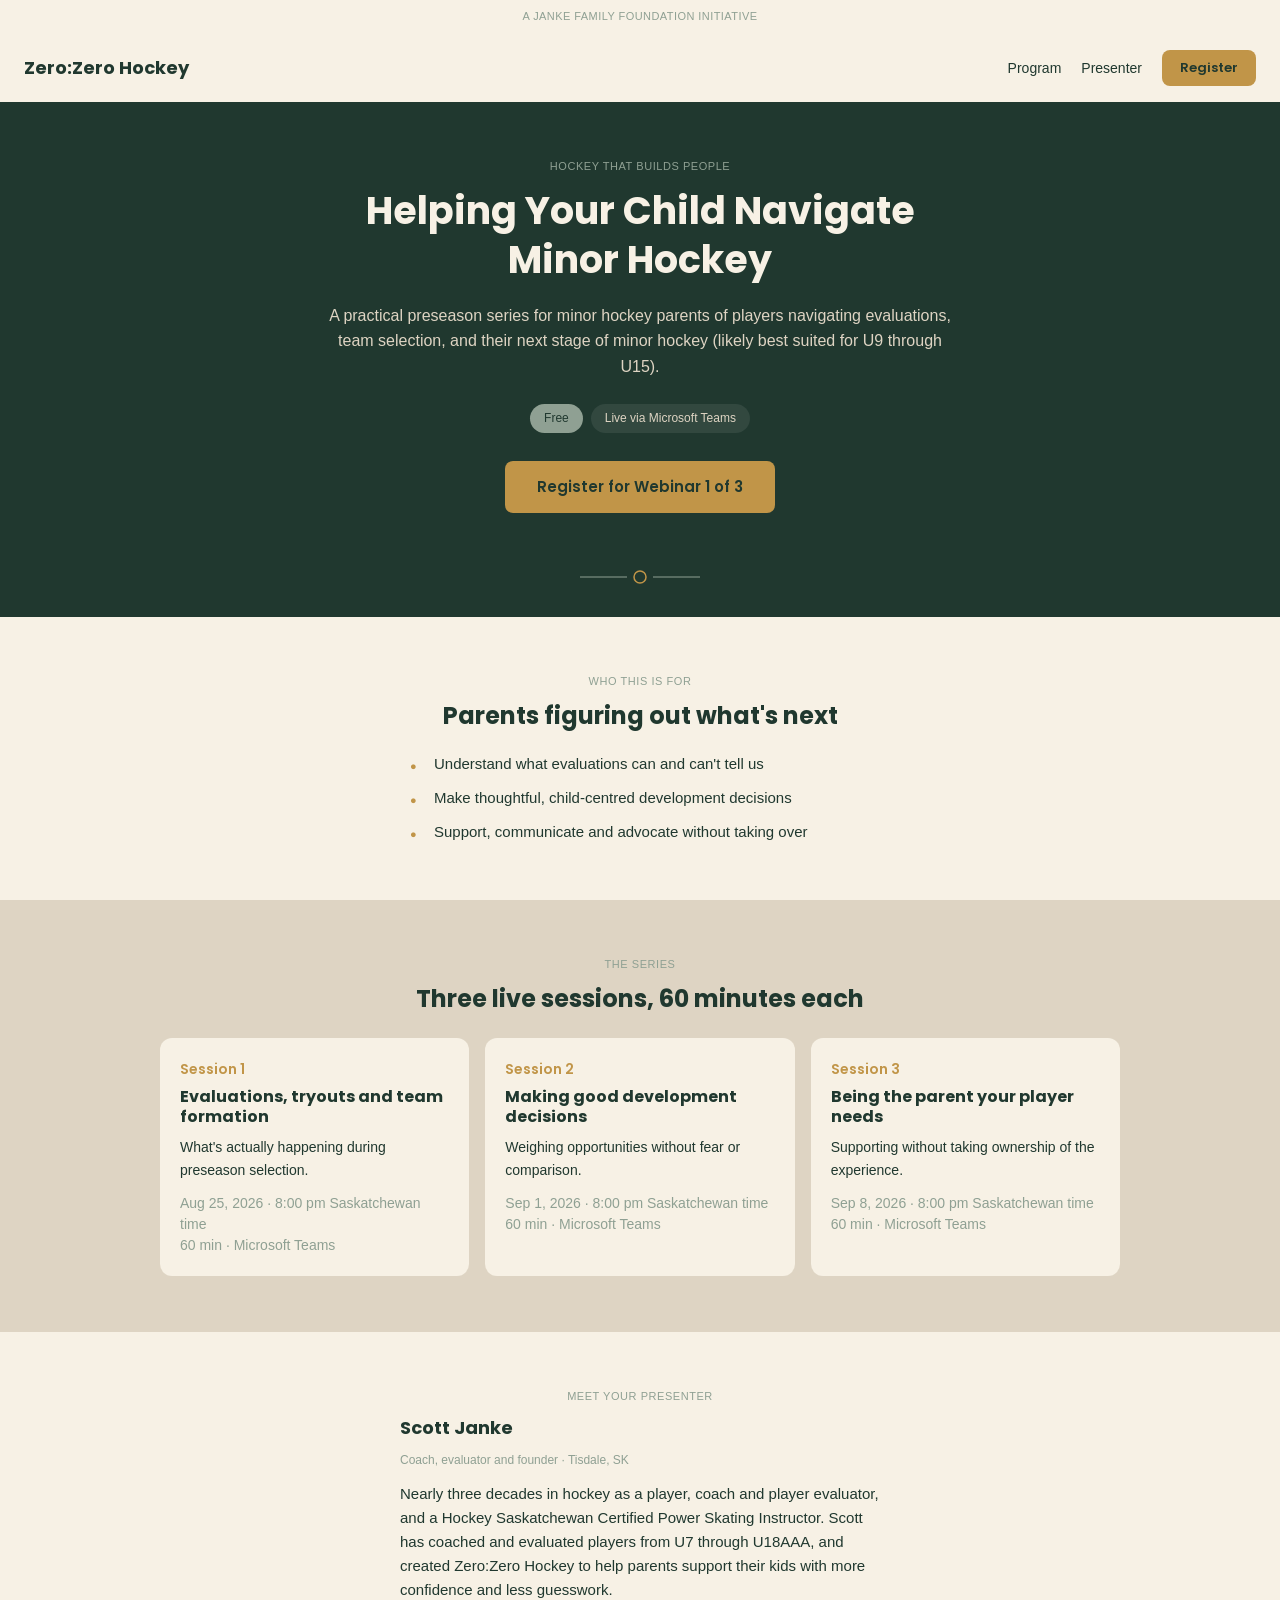
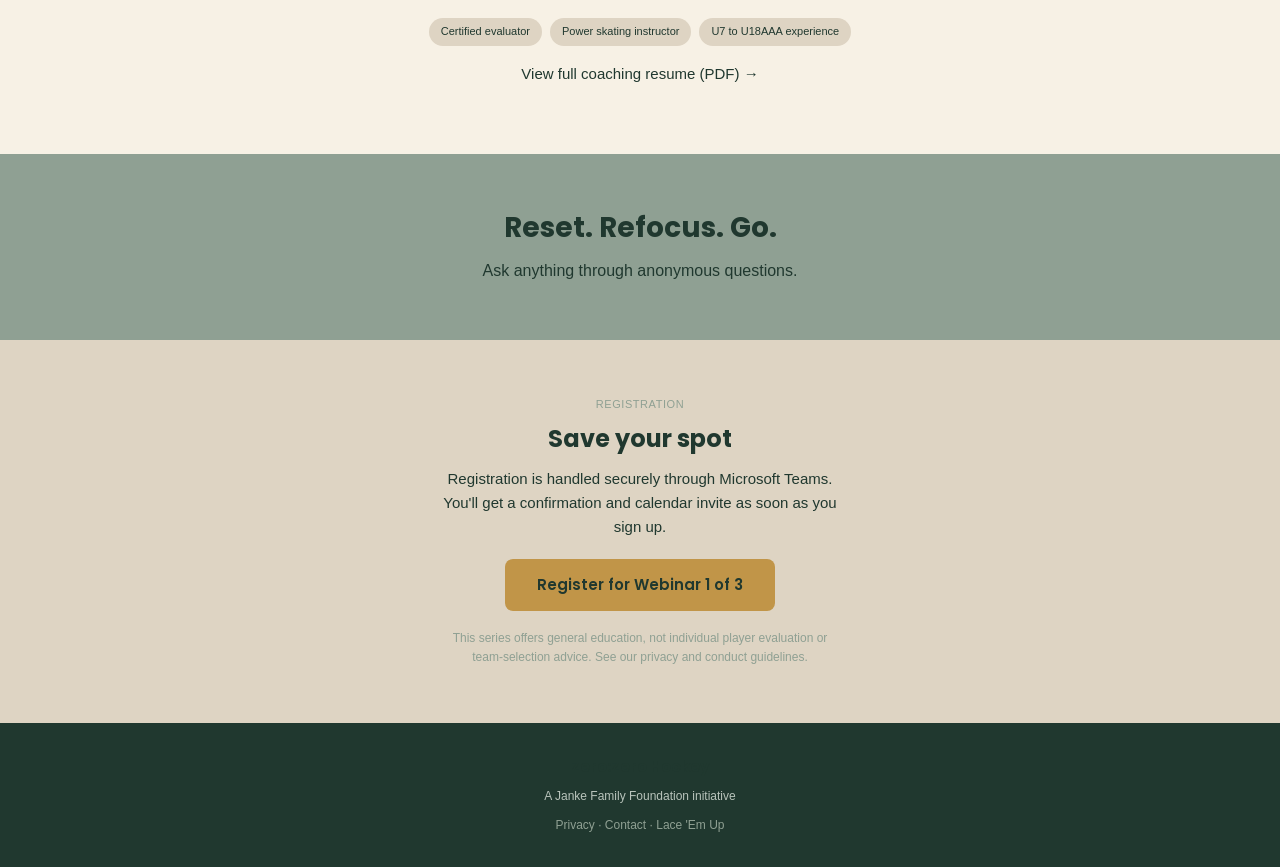
<file: index.html>
<!DOCTYPE html>
<html lang="en">
<head>
<meta charset="UTF-8">
<meta name="viewport" content="width=device-width, initial-scale=1.0">
<title>Zero:Zero Hockey — Helping Your Child Navigate Minor Hockey</title>
<meta name="description" content="A free, practical preseason series for minor hockey parents navigating evaluations, team selection, and the next stage of minor hockey. Live via Microsoft Teams.">

<meta property="og:title" content="Zero:Zero Hockey — Helping Your Child Navigate Minor Hockey">
<meta property="og:description" content="A free preseason series for minor hockey parents. Three live sessions, August 25 – September 8, 2026.">
<meta property="og:type" content="website">

<link rel="preconnect" href="https://fonts.googleapis.com">
<link rel="preconnect" href="https://fonts.gstatic.com" crossorigin>
<link href="https://fonts.googleapis.com/css2?family=Poppins:wght@500;600;700&display=swap" rel="stylesheet">
<link rel="stylesheet" href="css/styles.css">
</head>
<body>

<a class="skip-link" href="#main">Skip to main content</a>

<header>
  <div class="endorsement-bar">A Janke Family Foundation initiative</div>
  <nav class="nav" aria-label="Primary">
    <span class="wordmark">Zero:Zero Hockey</span>
    <div class="nav-links">
      <a href="#series">Program</a>
      <a href="#presenter">Presenter</a>
      <a class="btn btn-gold btn-small" href="https://events.teams.microsoft.com/event/a07bc2c7-2541-4a42-9f31-891d2ce21392@9cea8a2e-04ce-4916-a222-0d1f517f61d7/registration" target="_blank" rel="noopener noreferrer">Register</a>
    </div>
  </nav>
</header>

<main id="main">

  <section class="hero" aria-labelledby="hero-heading">
    <p class="eyebrow eyebrow-on-dark">Hockey that builds people</p>
    <h1 id="hero-heading">Helping Your Child Navigate Minor Hockey</h1>
    <p class="hero-copy">A practical preseason series for minor hockey parents of players navigating evaluations, team selection, and their next stage of minor hockey (likely best suited for U9 through U15).</p>
    <div class="pill-row">
      <span class="pill pill-solid">Free</span>
      <span class="pill pill-outline">Live via Microsoft Teams</span>
    </div>
    <!-- Update to "Webinar 2 of 3" / "Webinar 3 of 3" after each session airs -->
    <a class="btn btn-gold" href="https://events.teams.microsoft.com/event/a07bc2c7-2541-4a42-9f31-891d2ce21392@9cea8a2e-04ce-4916-a222-0d1f517f61d7/registration" target="_blank" rel="noopener noreferrer">Register for Webinar 1 of 3</a>
  </section>

  <div class="motif" aria-hidden="true">
    <svg viewBox="0 0 120 16" width="120" height="16">
      <line x1="0" y1="8" x2="47" y2="8" stroke="#8FA093" stroke-width="1"/>
      <circle cx="60" cy="8" r="6" fill="none" stroke="#C19548" stroke-width="1.5"/>
      <line x1="73" y1="8" x2="120" y2="8" stroke="#8FA093" stroke-width="1"/>
    </svg>
  </div>

  <section class="band band-cream" aria-labelledby="who-heading">
    <p class="eyebrow eyebrow-on-light">Who this is for</p>
    <h2 id="who-heading">Parents figuring out what's next</h2>
    <ul class="check-list">
      <li>Understand what evaluations can and can't tell us</li>
      <li>Make thoughtful, child-centred development decisions</li>
      <li>Support, communicate and advocate without taking over</li>
    </ul>
  </section>

  <section class="band band-stone" id="series" aria-labelledby="series-heading">
    <p class="eyebrow eyebrow-on-light">The series</p>
    <h2 id="series-heading">Three live sessions, 60 minutes each</h2>
    <div class="card-grid">
      <article class="card">
        <p class="card-label">Session 1</p>
        <h3>Evaluations, tryouts and team formation</h3>
        <p>What's actually happening during preseason selection.</p>
        <p class="card-meta">Aug 25, 2026 &middot; 8:00 pm Saskatchewan time<br>60 min &middot; Microsoft Teams</p>
      </article>
      <article class="card">
        <p class="card-label">Session 2</p>
        <h3>Making good development decisions</h3>
        <p>Weighing opportunities without fear or comparison.</p>
        <p class="card-meta">Sep 1, 2026 &middot; 8:00 pm Saskatchewan time<br>60 min &middot; Microsoft Teams</p>
      </article>
      <article class="card">
        <p class="card-label">Session 3</p>
        <h3>Being the parent your player needs</h3>
        <p>Supporting without taking ownership of the experience.</p>
        <p class="card-meta">Sep 8, 2026 &middot; 8:00 pm Saskatchewan time<br>60 min &middot; Microsoft Teams</p>
      </article>
    </div>
  </section>

  <section class="band band-cream" id="presenter" aria-labelledby="presenter-heading">
    <p class="eyebrow eyebrow-on-light">Meet your presenter</p>
    <div class="presenter">
      <h3>Scott Janke</h3>
      <p class="presenter-role">Coach, evaluator and founder &middot; Tisdale, SK</p>
      <p>Nearly three decades in hockey as a player, coach and player evaluator, and a Hockey Saskatchewan Certified Power Skating Instructor. Scott has coached and evaluated players from U7 through U18AAA, and created Zero:Zero Hockey to help parents support their kids with more confidence and less guesswork.</p>
      <div class="chip-row">
        <span class="chip">Certified evaluator</span>
        <span class="chip">Power skating instructor</span>
        <span class="chip">U7 to U18AAA experience</span>
      </div>
      <p class="resume-link"><a href="resume.html">View full coaching resume (PDF) &rarr;</a></p>
    </div>
  </section>

  <section class="band band-sage" aria-labelledby="philosophy-heading">
    <h2 id="philosophy-heading">Reset. Refocus. Go.</h2>
    <p>Ask anything through anonymous questions.</p>
  </section>

  <section class="band band-stone" id="register" aria-labelledby="register-heading">
    <p class="eyebrow eyebrow-on-light">Registration</p>
    <h2 id="register-heading">Save your spot</h2>
    <p class="register-copy">Registration is handled securely through Microsoft Teams. You'll get a confirmation and calendar invite as soon as you sign up.</p>
    <!-- Update to "Webinar 2 of 3" / "Webinar 3 of 3" after each session airs -->
    <a class="btn btn-gold" href="https://events.teams.microsoft.com/event/a07bc2c7-2541-4a42-9f31-891d2ce21392@9cea8a2e-04ce-4916-a222-0d1f517f61d7/registration" target="_blank" rel="noopener noreferrer">Register for Webinar 1 of 3</a>
    <p class="fine-print">This series offers general education, not individual player evaluation or team-selection advice. See our privacy and conduct guidelines.</p>
  </section>

</main>

<footer>
  <p class="wordmark wordmark-light">Zero:Zero Hockey</p>
  <p class="footer-endorsement">A Janke Family Foundation initiative</p>
  <p class="footer-links"><a href="#">Privacy</a> &middot; <a href="#">Contact</a> &middot; <a href="lace-em-up.html">Lace 'Em Up</a></p>
</footer>

</body>
</html>
</file>
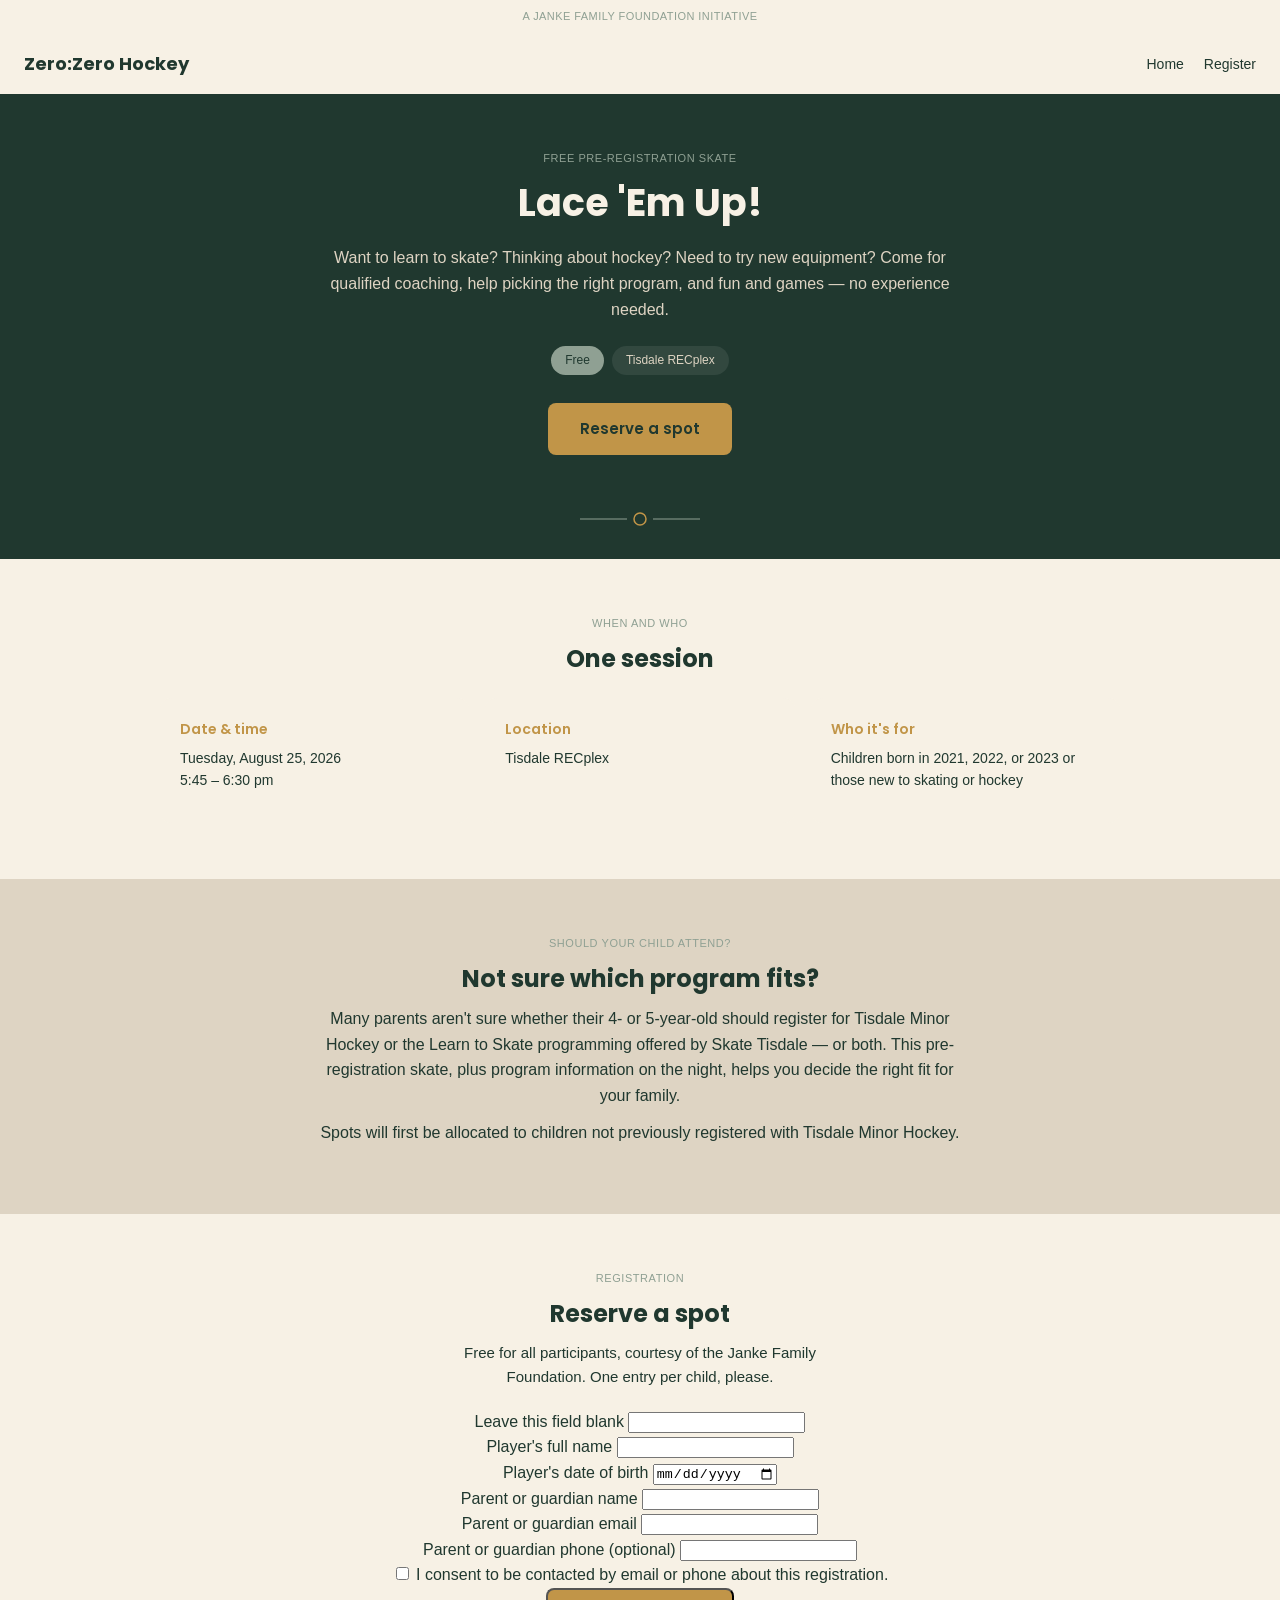
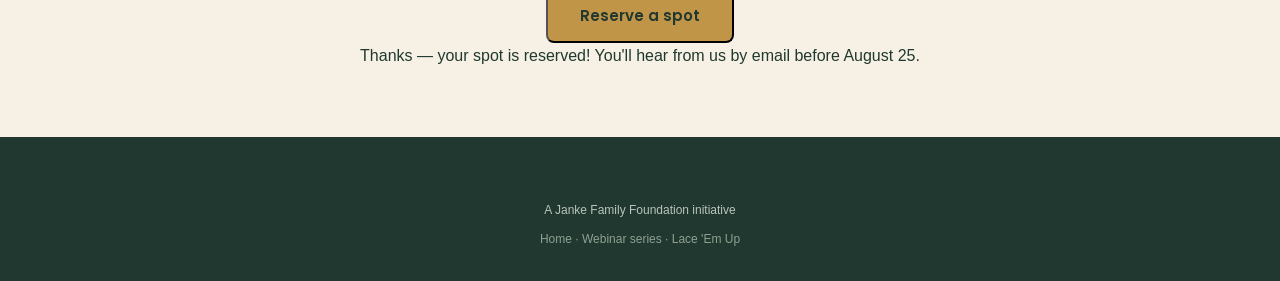
<file: lace-em-up.html>
<!DOCTYPE html>
<html lang="en">
<head>
<meta charset="UTF-8">
<meta name="viewport" content="width=device-width, initial-scale=1.0">
<title>Lace 'Em Up! | Zero:Zero Hockey</title>
<meta name="description" content="A free pre-registration skate for young kids thinking about hockey or learning to skate. Tuesday, August 25, 2026, Tisdale RECplex.">

<link rel="preconnect" href="https://fonts.googleapis.com">
<link rel="preconnect" href="https://fonts.gstatic.com" crossorigin>
<link href="https://fonts.googleapis.com/css2?family=Poppins:wght@500;600;700&display=swap" rel="stylesheet">
<link rel="stylesheet" href="css/styles.css">
</head>
<body>

<a class="skip-link" href="#main">Skip to main content</a>

<header>
  <div class="endorsement-bar">A Janke Family Foundation initiative</div>
  <nav class="nav" aria-label="Primary">
    <span class="wordmark">Zero:Zero Hockey</span>
    <div class="nav-links">
      <a href="index.html">Home</a>
      <a href="#register">Register</a>
    </div>
  </nav>
</header>

<main id="main">

  <section class="hero" aria-labelledby="lace-heading">
    <p class="eyebrow eyebrow-on-dark">Free pre-registration skate</p>
    <h1 id="lace-heading">Lace 'Em Up!</h1>
    <p class="hero-copy">Want to learn to skate? Thinking about hockey? Need to try new equipment? Come for qualified coaching, help picking the right program, and fun and games — no experience needed.</p>
    <div class="pill-row">
      <span class="pill pill-solid">Free</span>
      <span class="pill pill-outline">Tisdale RECplex</span>
    </div>
    <a class="btn btn-gold" href="#register">Reserve a spot</a>
  </section>

  <div class="motif" aria-hidden="true">
    <svg viewBox="0 0 120 16" width="120" height="16">
      <line x1="0" y1="8" x2="47" y2="8" stroke="#8FA093" stroke-width="1"/>
      <circle cx="60" cy="8" r="6" fill="none" stroke="#C19548" stroke-width="1.5"/>
      <line x1="73" y1="8" x2="120" y2="8" stroke="#8FA093" stroke-width="1"/>
    </svg>
  </div>

  <section class="band band-cream" aria-labelledby="details-heading">
    <p class="eyebrow eyebrow-on-light">When and who</p>
    <h2 id="details-heading">One session</h2>
    <div class="card-grid lace-details">
      <article class="card">
        <p class="card-label">Date &amp; time</p>
        <p>Tuesday, August 25, 2026<br>5:45 – 6:30 pm</p>
      </article>
      <article class="card">
        <p class="card-label">Location</p>
        <p>Tisdale RECplex</p>
      </article>
      <article class="card">
        <p class="card-label">Who it's for</p>
        <!-- Best estimate based on last year's 2020/21/22 cohort — confirm before publishing -->
        <p>Children born in 2021, 2022, or 2023 or those new to skating or hockey</p>
      </article>
    </div>
  </section>

  <section class="band band-stone" aria-labelledby="attend-heading">
    <p class="eyebrow eyebrow-on-light">Should your child attend?</p>
    <h2 id="attend-heading">Not sure which program fits?</h2>
    <p class="attend-copy">Many parents aren't sure whether their 4- or 5-year-old should register for Tisdale Minor Hockey or the Learn to Skate programming offered by Skate Tisdale — or both. This pre-registration skate, plus program information on the night, helps you decide the right fit for your family.</p>
    <p class="attend-note">Spots will first be allocated to children not previously registered with Tisdale Minor Hockey.</p>
  </section>

  <section class="band band-cream" id="register" aria-labelledby="register-heading">
    <p class="eyebrow eyebrow-on-light">Registration</p>
    <h2 id="register-heading">Reserve a spot</h2>
    <p class="register-copy">Free for all participants, courtesy of the Janke Family Foundation. One entry per child, please.</p>

    <form id="laceForm" class="lace-form" action="https://script.google.com/macros/s/AKfycbyYrcZNyx7gLIvu0z79X7bSCPgUZo2THX8ndRCLxTdWu9vvBQbSh0GxbFr_3EsENtuUWQ/exec" method="POST" target="hidden_iframe">

      <!-- Honeypot field: real visitors never see or fill this in; bots often do -->
      <div class="hp-field" aria-hidden="true">
        <label for="website">Leave this field blank</label>
        <input type="text" id="website" name="website" tabindex="-1" autocomplete="off">
      </div>

      <div class="form-group">
        <label for="playerName">Player's full name</label>
        <input type="text" id="playerName" name="playerName" required>
      </div>

      <div class="form-group">
        <label for="playerDob">Player's date of birth</label>
        <input type="date" id="playerDob" name="playerDob" required>
      </div>

      <div class="form-group">
        <label for="parentName">Parent or guardian name</label>
        <input type="text" id="parentName" name="parentName" required>
      </div>

      <div class="form-group">
        <label for="parentEmail">Parent or guardian email</label>
        <input type="email" id="parentEmail" name="parentEmail" required>
      </div>

      <div class="form-group">
        <label for="parentPhone">Parent or guardian phone (optional)</label>
        <input type="tel" id="parentPhone" name="parentPhone">
      </div>

      <label class="consent-label">
        <input type="checkbox" name="consent" value="yes" required>
        I consent to be contacted by email or phone about this registration.
      </label>

      <button type="submit" class="btn btn-gold form-submit">Reserve a spot</button>
    </form>

    <div id="formSuccess" class="form-success" role="status">
      <p>Thanks — your spot is reserved! You'll hear from us by email before August 25.</p>
    </div>

    <iframe name="hidden_iframe" id="hidden_iframe" title="form submission target" style="display:none;"></iframe>

  </section>

</main>

<footer>
  <p class="wordmark wordmark-light">Zero:Zero Hockey</p>
  <p class="footer-endorsement">A Janke Family Foundation initiative</p>
  <p class="footer-links"><a href="index.html">Home</a> &middot; <a href="index.html#register">Webinar series</a> &middot; <a href="lace-em-up.html">Lace 'Em Up</a></p>
</footer>

<script>
  var formSubmitted = false;
  document.getElementById('laceForm').addEventListener('submit', function () {
    formSubmitted = true;
  });
  document.getElementById('hidden_iframe').addEventListener('load', function () {
    if (formSubmitted) {
      document.getElementById('laceForm').style.display = 'none';
      document.getElementById('formSuccess').style.display = 'block';
    }
  });
</script>

</body>
</html>
</file>
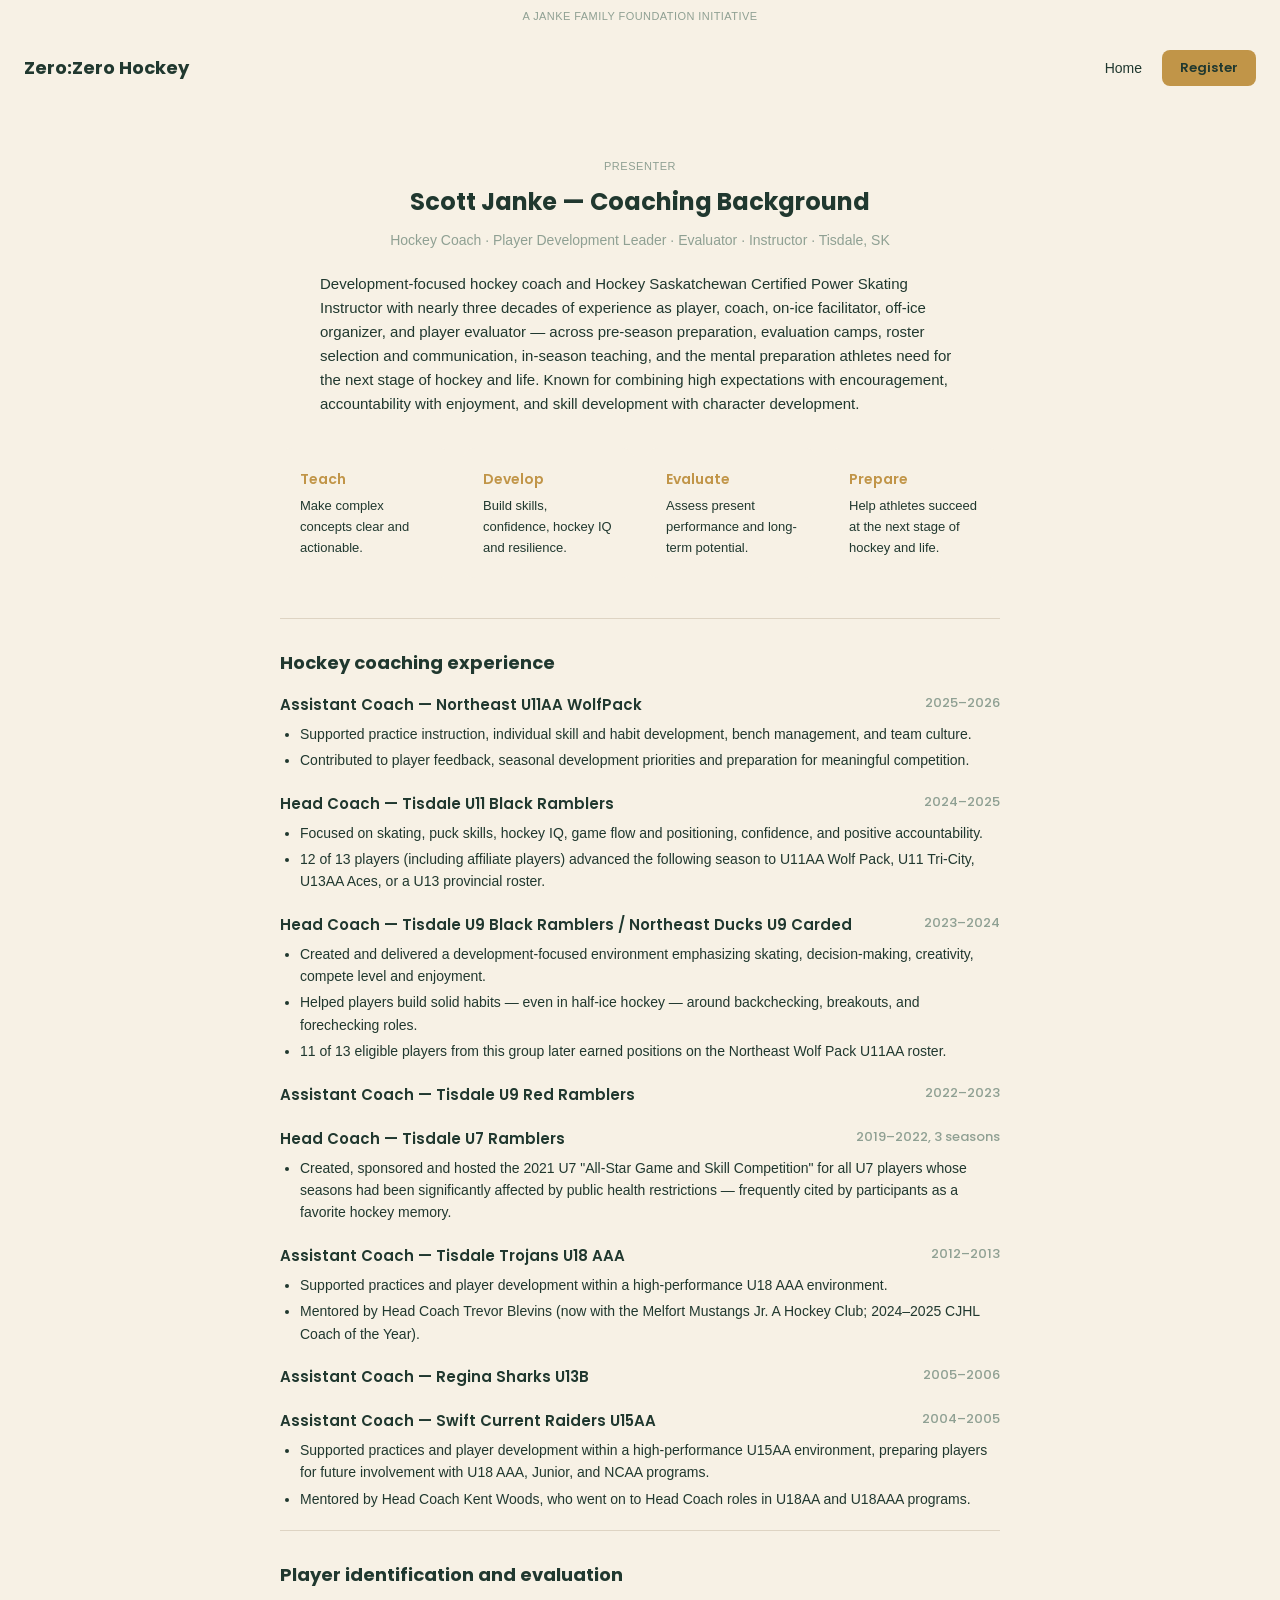
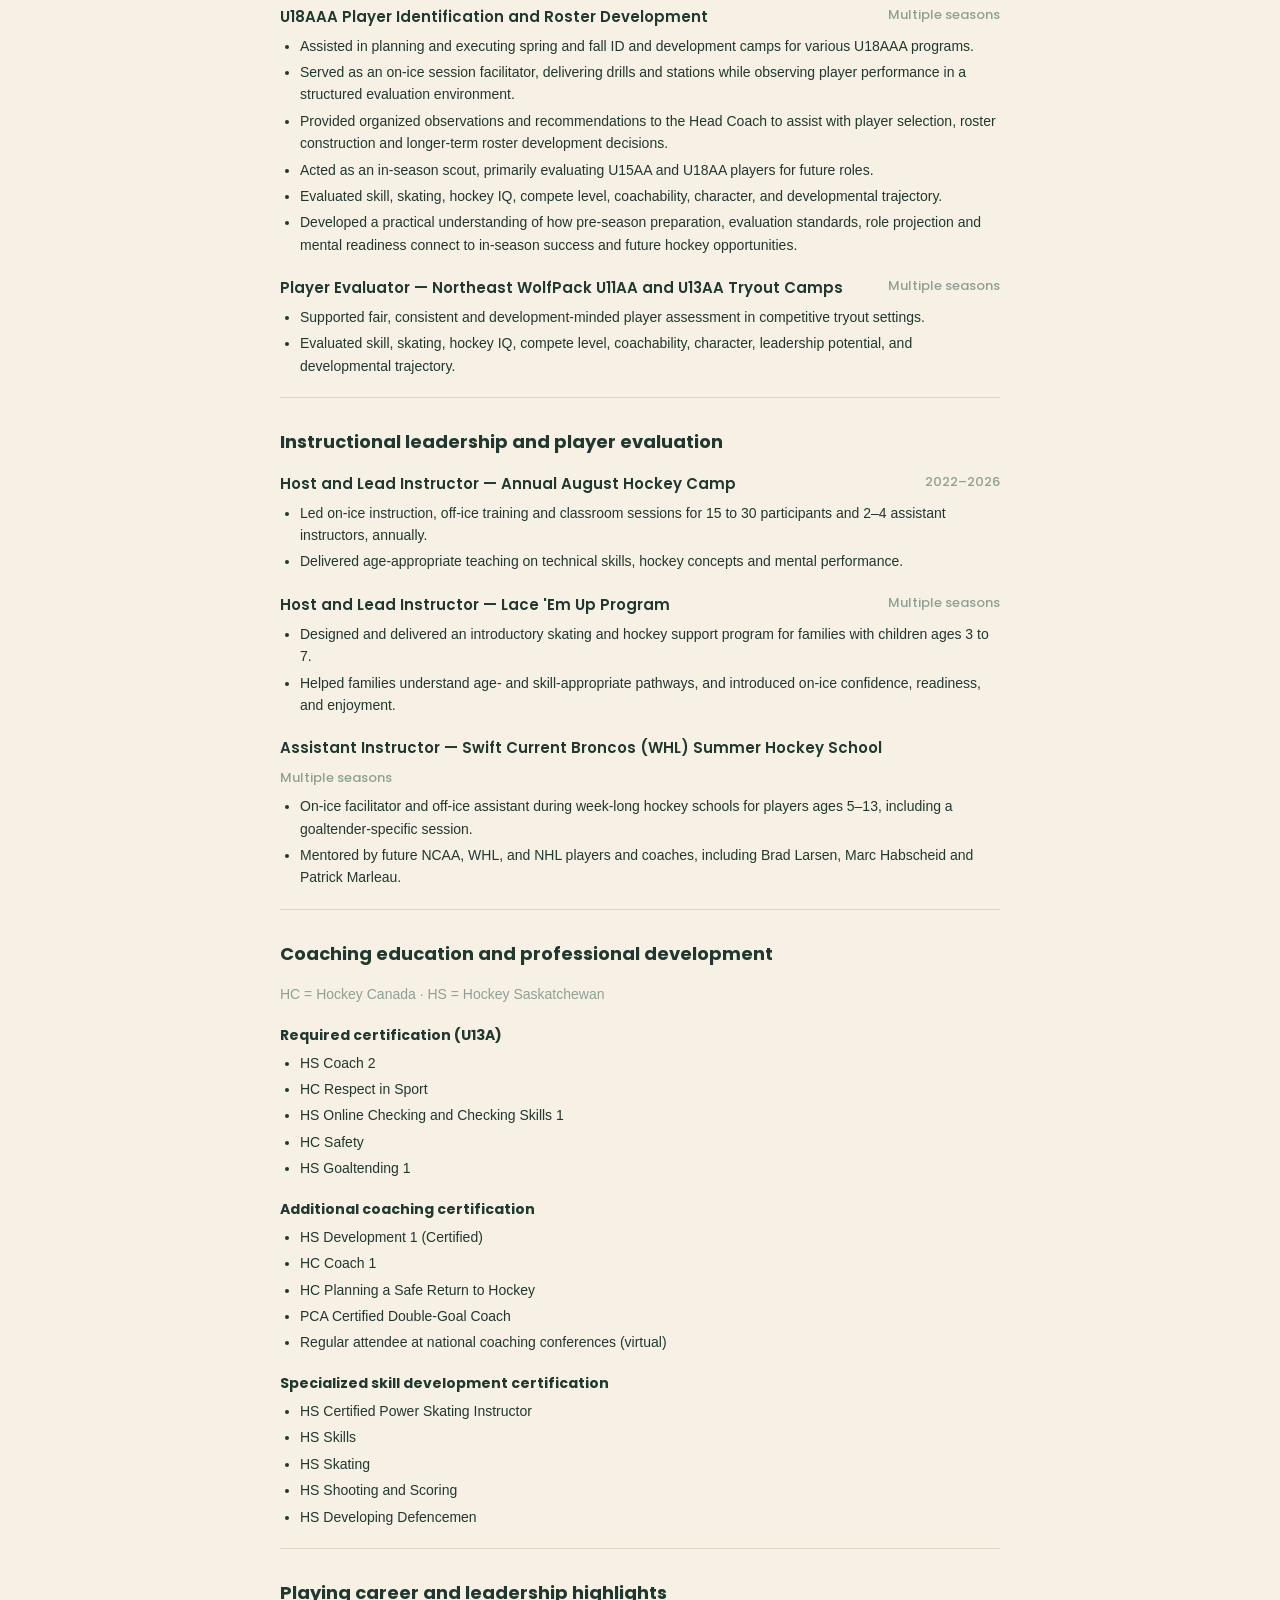
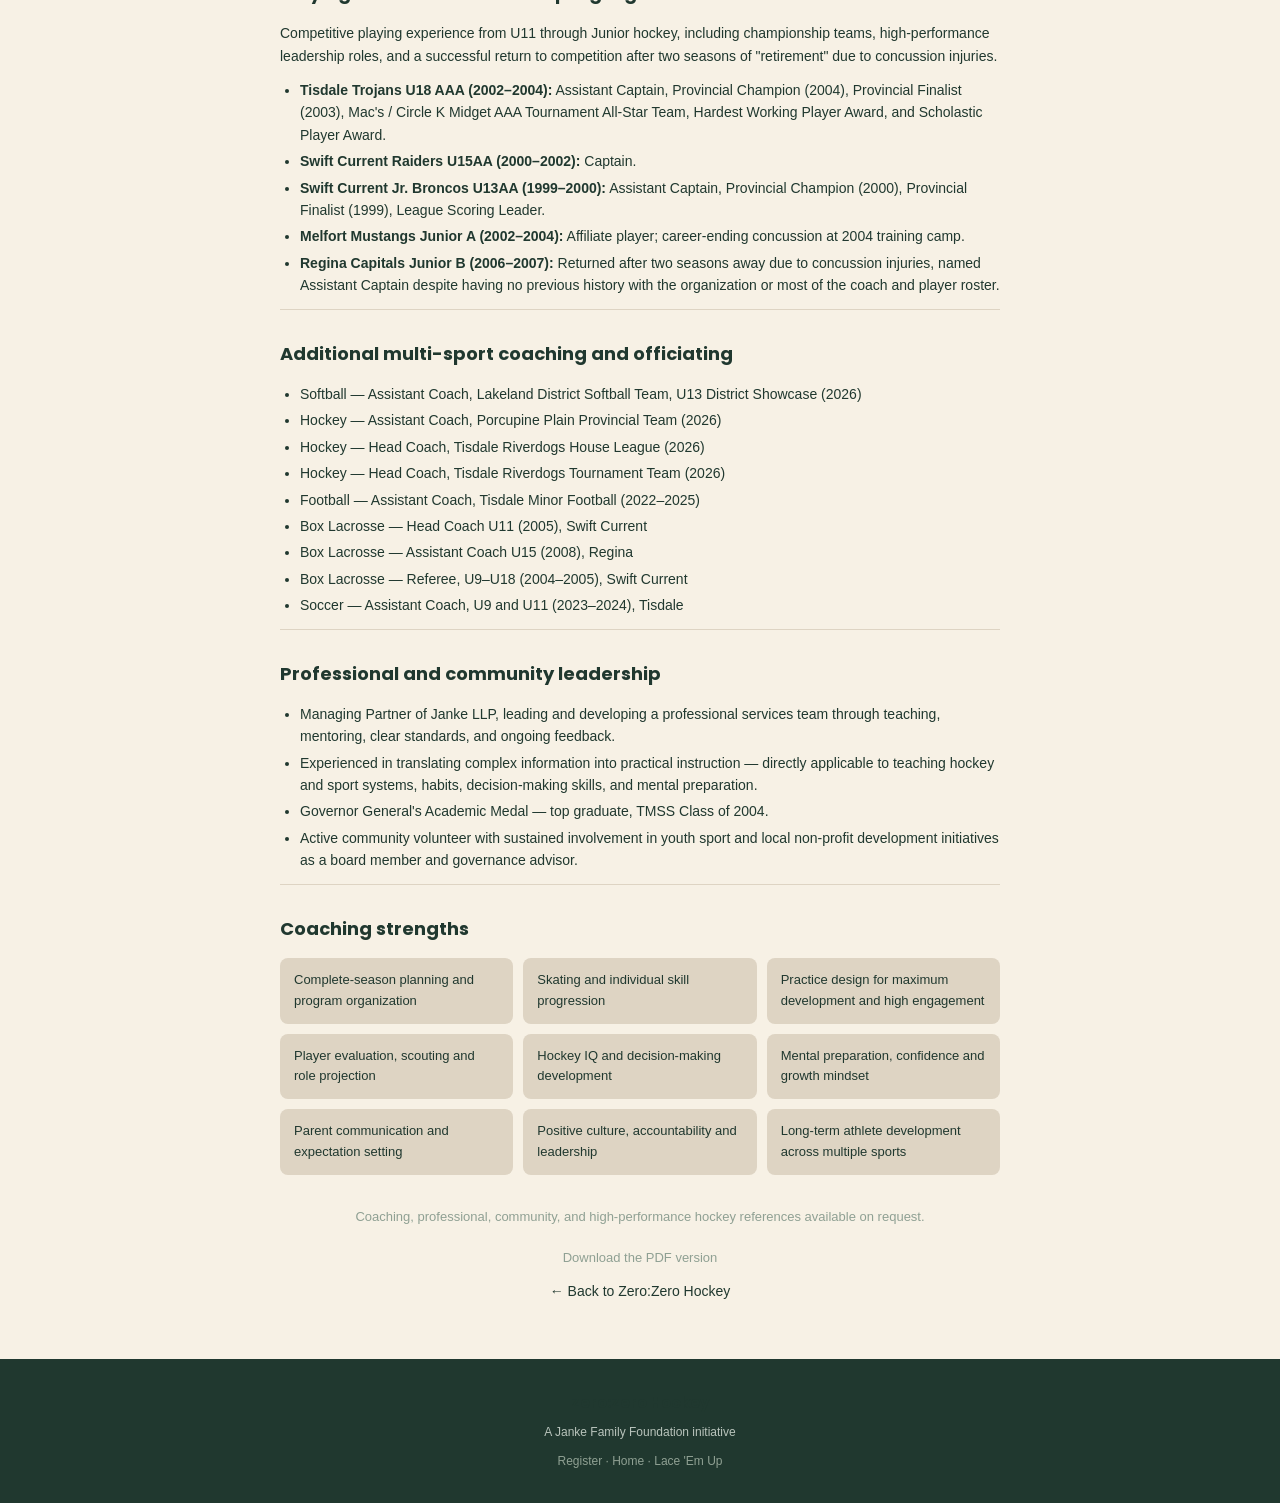
<file: resume.html>
<!DOCTYPE html>
<html lang="en">
<head>
<meta charset="UTF-8">
<meta name="viewport" content="width=device-width, initial-scale=1.0">
<title>Scott Janke — Coaching Background | Zero:Zero Hockey</title>
<meta name="description" content="Coaching background for Scott Janke, presenter of the Zero:Zero Hockey preseason parent series.">

<link rel="preconnect" href="https://fonts.googleapis.com">
<link rel="preconnect" href="https://fonts.gstatic.com" crossorigin>
<link href="https://fonts.googleapis.com/css2?family=Poppins:wght@500;600;700&display=swap" rel="stylesheet">
<link rel="stylesheet" href="css/styles.css">
</head>
<body>

<a class="skip-link" href="#main">Skip to main content</a>

<header>
  <div class="endorsement-bar">A Janke Family Foundation initiative</div>
  <nav class="nav" aria-label="Primary">
    <span class="wordmark">Zero:Zero Hockey</span>
    <div class="nav-links">
      <a href="index.html">Home</a>
      <a class="btn btn-gold btn-small" href="https://events.teams.microsoft.com/event/a07bc2c7-2541-4a42-9f31-891d2ce21392@9cea8a2e-04ce-4916-a222-0d1f517f61d7/registration" target="_blank" rel="noopener noreferrer">Register</a>
    </div>
  </nav>
</header>

<main id="main">
  <section class="band band-cream resume-page" aria-labelledby="resume-heading">

    <p class="eyebrow eyebrow-on-light">Presenter</p>
    <h1 id="resume-heading">Scott Janke — Coaching Background</h1>
    <p class="resume-role">Hockey Coach &middot; Player Development Leader &middot; Evaluator &middot; Instructor &middot; Tisdale, SK</p>

    <p class="resume-intro">Development-focused hockey coach and Hockey Saskatchewan Certified Power Skating Instructor with nearly three decades of experience as player, coach, on-ice facilitator, off-ice organizer, and player evaluator &mdash; across pre-season preparation, evaluation camps, roster selection and communication, in-season teaching, and the mental preparation athletes need for the next stage of hockey and life. Known for combining high expectations with encouragement, accountability with enjoyment, and skill development with character development.</p>

    <div class="quad-grid">
      <div class="card">
        <p class="card-label">Teach</p>
        <p>Make complex concepts clear and actionable.</p>
      </div>
      <div class="card">
        <p class="card-label">Develop</p>
        <p>Build skills, confidence, hockey IQ and resilience.</p>
      </div>
      <div class="card">
        <p class="card-label">Evaluate</p>
        <p>Assess present performance and long-term potential.</p>
      </div>
      <div class="card">
        <p class="card-label">Prepare</p>
        <p>Help athletes succeed at the next stage of hockey and life.</p>
      </div>
    </div>

    <div class="resume-section">
      <h2>Hockey coaching experience</h2>

      <div class="exp-item">
        <div class="exp-header"><span class="exp-role">Assistant Coach — Northeast U11AA WolfPack</span><span class="exp-years">2025–2026</span></div>
        <ul>
          <li>Supported practice instruction, individual skill and habit development, bench management, and team culture.</li>
          <li>Contributed to player feedback, seasonal development priorities and preparation for meaningful competition.</li>
        </ul>
      </div>

      <div class="exp-item">
        <div class="exp-header"><span class="exp-role">Head Coach — Tisdale U11 Black Ramblers</span><span class="exp-years">2024–2025</span></div>
        <ul>
          <li>Focused on skating, puck skills, hockey IQ, game flow and positioning, confidence, and positive accountability.</li>
          <li>12 of 13 players (including affiliate players) advanced the following season to U11AA Wolf Pack, U11 Tri-City, U13AA Aces, or a U13 provincial roster.</li>
        </ul>
      </div>

      <div class="exp-item">
        <div class="exp-header"><span class="exp-role">Head Coach — Tisdale U9 Black Ramblers / Northeast Ducks U9 Carded</span><span class="exp-years">2023–2024</span></div>
        <ul>
          <li>Created and delivered a development-focused environment emphasizing skating, decision-making, creativity, compete level and enjoyment.</li>
          <li>Helped players build solid habits — even in half-ice hockey — around backchecking, breakouts, and forechecking roles.</li>
          <li>11 of 13 eligible players from this group later earned positions on the Northeast Wolf Pack U11AA roster.</li>
        </ul>
      </div>

      <div class="exp-item">
        <div class="exp-header"><span class="exp-role">Assistant Coach — Tisdale U9 Red Ramblers</span><span class="exp-years">2022–2023</span></div>
      </div>

      <div class="exp-item">
        <div class="exp-header"><span class="exp-role">Head Coach — Tisdale U7 Ramblers</span><span class="exp-years">2019–2022, 3 seasons</span></div>
        <ul>
          <li>Created, sponsored and hosted the 2021 U7 "All-Star Game and Skill Competition" for all U7 players whose seasons had been significantly affected by public health restrictions — frequently cited by participants as a favorite hockey memory.</li>
        </ul>
      </div>

      <div class="exp-item">
        <div class="exp-header"><span class="exp-role">Assistant Coach — Tisdale Trojans U18 AAA</span><span class="exp-years">2012–2013</span></div>
        <ul>
          <li>Supported practices and player development within a high-performance U18 AAA environment.</li>
          <li>Mentored by Head Coach Trevor Blevins (now with the Melfort Mustangs Jr. A Hockey Club; 2024–2025 CJHL Coach of the Year).</li>
        </ul>
      </div>

      <div class="exp-item">
        <div class="exp-header"><span class="exp-role">Assistant Coach — Regina Sharks U13B</span><span class="exp-years">2005–2006</span></div>
      </div>

      <div class="exp-item">
        <div class="exp-header"><span class="exp-role">Assistant Coach — Swift Current Raiders U15AA</span><span class="exp-years">2004–2005</span></div>
        <ul>
          <li>Supported practices and player development within a high-performance U15AA environment, preparing players for future involvement with U18 AAA, Junior, and NCAA programs.</li>
          <li>Mentored by Head Coach Kent Woods, who went on to Head Coach roles in U18AA and U18AAA programs.</li>
        </ul>
      </div>
    </div>

    <div class="resume-section">
      <h2>Player identification and evaluation</h2>

      <div class="exp-item">
        <div class="exp-header"><span class="exp-role">U18AAA Player Identification and Roster Development</span><span class="exp-years">Multiple seasons</span></div>
        <ul>
          <li>Assisted in planning and executing spring and fall ID and development camps for various U18AAA programs.</li>
          <li>Served as an on-ice session facilitator, delivering drills and stations while observing player performance in a structured evaluation environment.</li>
          <li>Provided organized observations and recommendations to the Head Coach to assist with player selection, roster construction and longer-term roster development decisions.</li>
          <li>Acted as an in-season scout, primarily evaluating U15AA and U18AA players for future roles.</li>
          <li>Evaluated skill, skating, hockey IQ, compete level, coachability, character, and developmental trajectory.</li>
          <li>Developed a practical understanding of how pre-season preparation, evaluation standards, role projection and mental readiness connect to in-season success and future hockey opportunities.</li>
        </ul>
      </div>

      <div class="exp-item">
        <div class="exp-header"><span class="exp-role">Player Evaluator — Northeast WolfPack U11AA and U13AA Tryout Camps</span><span class="exp-years">Multiple seasons</span></div>
        <ul>
          <li>Supported fair, consistent and development-minded player assessment in competitive tryout settings.</li>
          <li>Evaluated skill, skating, hockey IQ, compete level, coachability, character, leadership potential, and developmental trajectory.</li>
        </ul>
      </div>
    </div>

    <div class="resume-section">
      <h2>Instructional leadership and player evaluation</h2>

      <div class="exp-item">
        <div class="exp-header"><span class="exp-role">Host and Lead Instructor — Annual August Hockey Camp</span><span class="exp-years">2022–2026</span></div>
        <ul>
          <li>Led on-ice instruction, off-ice training and classroom sessions for 15 to 30 participants and 2–4 assistant instructors, annually.</li>
          <li>Delivered age-appropriate teaching on technical skills, hockey concepts and mental performance.</li>
        </ul>
      </div>

      <div class="exp-item">
        <div class="exp-header"><span class="exp-role">Host and Lead Instructor — Lace 'Em Up Program</span><span class="exp-years">Multiple seasons</span></div>
        <ul>
          <li>Designed and delivered an introductory skating and hockey support program for families with children ages 3 to 7.</li>
          <li>Helped families understand age- and skill-appropriate pathways, and introduced on-ice confidence, readiness, and enjoyment.</li>
        </ul>
      </div>

      <div class="exp-item">
        <div class="exp-header"><span class="exp-role">Assistant Instructor — Swift Current Broncos (WHL) Summer Hockey School</span><span class="exp-years">Multiple seasons</span></div>
        <ul>
          <li>On-ice facilitator and off-ice assistant during week-long hockey schools for players ages 5–13, including a goaltender-specific session.</li>
          <li>Mentored by future NCAA, WHL, and NHL players and coaches, including Brad Larsen, Marc Habscheid and Patrick Marleau.</li>
        </ul>
      </div>
    </div>

    <div class="resume-section">
      <h2>Coaching education and professional development</h2>
      <p class="cred-note">HC = Hockey Canada &middot; HS = Hockey Saskatchewan</p>

      <div class="cred-group">
        <h3>Required certification (U13A)</h3>
        <ul>
          <li>HS Coach 2</li>
          <li>HC Respect in Sport</li>
          <li>HS Online Checking and Checking Skills 1</li>
          <li>HC Safety</li>
          <li>HS Goaltending 1</li>
        </ul>
      </div>

      <div class="cred-group">
        <h3>Additional coaching certification</h3>
        <ul>
          <li>HS Development 1 (Certified)</li>
          <li>HC Coach 1</li>
          <li>HC Planning a Safe Return to Hockey</li>
          <li>PCA Certified Double-Goal Coach</li>
          <li>Regular attendee at national coaching conferences (virtual)</li>
        </ul>
      </div>

      <div class="cred-group">
        <h3>Specialized skill development certification</h3>
        <ul>
          <li>HS Certified Power Skating Instructor</li>
          <li>HS Skills</li>
          <li>HS Skating</li>
          <li>HS Shooting and Scoring</li>
          <li>HS Developing Defencemen</li>
        </ul>
      </div>
    </div>

    <div class="resume-section">
      <h2>Playing career and leadership highlights</h2>
      <p>Competitive playing experience from U11 through Junior hockey, including championship teams, high-performance leadership roles, and a successful return to competition after two seasons of "retirement" due to concussion injuries.</p>
      <ul class="plain-list">
        <li><strong>Tisdale Trojans U18 AAA (2002–2004):</strong> Assistant Captain, Provincial Champion (2004), Provincial Finalist (2003), Mac's / Circle K Midget AAA Tournament All-Star Team, Hardest Working Player Award, and Scholastic Player Award.</li>
        <li><strong>Swift Current Raiders U15AA (2000–2002):</strong> Captain.</li>
        <li><strong>Swift Current Jr. Broncos U13AA (1999–2000):</strong> Assistant Captain, Provincial Champion (2000), Provincial Finalist (1999), League Scoring Leader.</li>
        <li><strong>Melfort Mustangs Junior A (2002–2004):</strong> Affiliate player; career-ending concussion at 2004 training camp.</li>
        <li><strong>Regina Capitals Junior B (2006–2007):</strong> Returned after two seasons away due to concussion injuries, named Assistant Captain despite having no previous history with the organization or most of the coach and player roster.</li>
      </ul>
    </div>

    <div class="resume-section">
      <h2>Additional multi-sport coaching and officiating</h2>
      <ul class="plain-list">
        <li>Softball — Assistant Coach, Lakeland District Softball Team, U13 District Showcase (2026)</li>
        <li>Hockey — Assistant Coach, Porcupine Plain Provincial Team (2026)</li>
        <li>Hockey — Head Coach, Tisdale Riverdogs House League (2026)</li>
        <li>Hockey — Head Coach, Tisdale Riverdogs Tournament Team (2026)</li>
        <li>Football — Assistant Coach, Tisdale Minor Football (2022–2025)</li>
        <li>Box Lacrosse — Head Coach U11 (2005), Swift Current</li>
        <li>Box Lacrosse — Assistant Coach U15 (2008), Regina</li>
        <li>Box Lacrosse — Referee, U9–U18 (2004–2005), Swift Current</li>
        <li>Soccer — Assistant Coach, U9 and U11 (2023–2024), Tisdale</li>
      </ul>
    </div>

    <div class="resume-section">
      <h2>Professional and community leadership</h2>
      <ul class="plain-list">
        <li>Managing Partner of Janke LLP, leading and developing a professional services team through teaching, mentoring, clear standards, and ongoing feedback.</li>
        <li>Experienced in translating complex information into practical instruction — directly applicable to teaching hockey and sport systems, habits, decision-making skills, and mental preparation.</li>
        <li>Governor General's Academic Medal — top graduate, TMSS Class of 2004.</li>
        <li>Active community volunteer with sustained involvement in youth sport and local non-profit development initiatives as a board member and governance advisor.</li>
      </ul>
    </div>

    <div class="resume-section">
      <h2>Coaching strengths</h2>
      <div class="strength-grid">
        <div class="strength-item">Complete-season planning and program organization</div>
        <div class="strength-item">Skating and individual skill progression</div>
        <div class="strength-item">Practice design for maximum development and high engagement</div>
        <div class="strength-item">Player evaluation, scouting and role projection</div>
        <div class="strength-item">Hockey IQ and decision-making development</div>
        <div class="strength-item">Mental preparation, confidence and growth mindset</div>
        <div class="strength-item">Parent communication and expectation setting</div>
        <div class="strength-item">Positive culture, accountability and leadership</div>
        <div class="strength-item">Long-term athlete development across multiple sports</div>
      </div>
    </div>

    <p class="resume-references">Coaching, professional, community, and high-performance hockey references available on request.</p>

    <p class="download-note"><a href="assets/Scott-Janke-Coaching-Resume.pdf">Download the PDF version</a></p>
    <p class="back-link"><a href="index.html">&larr; Back to Zero:Zero Hockey</a></p>

  </section>
</main>

<footer>
  <p class="wordmark wordmark-light">Zero:Zero Hockey</p>
  <p class="footer-endorsement">A Janke Family Foundation initiative</p>
  <p class="footer-links"><a href="index.html#register">Register</a> &middot; <a href="index.html">Home</a> &middot; <a href="lace-em-up.html">Lace 'Em Up</a></p>
</footer>

</body>
</html>
</file>
<file: css/styles.css>
/* ===================================================================
   Zero:Zero Hockey — brand tokens
   Heading font is Poppins as a stand-in for Gilroy (not a free web
   font). Swap the @font-face / Google Fonts link for licensed Gilroy
   files when available — see README.
=================================================================== */
:root {
  --forest: #20382F;
  --cream:  #F7F1E5;
  --stone:  #DED4C3;
  --sage:   #8FA093;
  --gold:   #C19548;
  --muted-sage: #B9C4BC;

  --font-heading: 'Poppins', 'Segoe UI', system-ui, sans-serif;
  --font-body: Arial, Helvetica, sans-serif;

  --max-width: 640px;
  --radius: 10px;
}

* { box-sizing: border-box; }

html { scroll-behavior: smooth; }

body {
  margin: 0;
  font-family: var(--font-body);
  color: var(--forest);
  background: var(--cream);
  line-height: 1.6;
}

h1, h2, h3 {
  font-family: var(--font-heading);
  color: var(--forest);
  margin: 0 0 12px;
  line-height: 1.3;
}

p { margin: 0 0 12px; }

a { color: inherit; }

/* Skip link */
.skip-link {
  position: absolute;
  left: -999px;
  top: auto;
  background: var(--gold);
  color: var(--forest);
  padding: 10px 16px;
  border-radius: var(--radius);
  z-index: 100;
}
.skip-link:focus {
  left: 16px;
  top: 16px;
}

/* Focus visibility */
a:focus-visible, button:focus-visible {
  outline: 3px solid var(--gold);
  outline-offset: 2px;
}

/* ===================== Header ===================== */
.endorsement-bar {
  text-align: center;
  padding: 8px 16px;
  font-size: 11px;
  letter-spacing: 0.04em;
  text-transform: uppercase;
  color: var(--sage);
  background: var(--cream);
}

.nav {
  display: flex;
  align-items: center;
  justify-content: space-between;
  flex-wrap: wrap;
  gap: 12px;
  padding: 16px 24px;
  background: var(--cream);
}

.wordmark {
  font-family: var(--font-heading);
  font-weight: 700;
  font-size: 18px;
  color: var(--forest);
}

.nav-links {
  display: flex;
  align-items: center;
  gap: 20px;
  flex-wrap: wrap;
}

.nav-links a:not(.btn) {
  font-size: 14px;
  text-decoration: none;
  color: var(--forest);
}
.nav-links a:not(.btn):hover { color: var(--gold); }

/* ===================== Buttons & pills ===================== */
.btn {
  display: inline-block;
  font-family: var(--font-heading);
  font-weight: 600;
  text-decoration: none;
  border-radius: 8px;
  padding: 14px 32px;
  font-size: 15px;
  transition: transform 0.15s ease, box-shadow 0.15s ease;
}
.btn-small { padding: 8px 18px; font-size: 13px; }
.btn-gold { background: var(--gold); color: var(--forest); }
.btn-gold:hover { transform: translateY(-1px); box-shadow: 0 4px 14px rgba(193,149,72,0.35); }

.pill-row { display: flex; justify-content: center; gap: 8px; flex-wrap: wrap; margin-bottom: 28px; }
.pill { font-size: 12px; padding: 5px 14px; border-radius: 20px; }
.pill-solid { background: var(--sage); color: var(--forest); }
.pill-outline { background: rgba(255,255,255,0.08); color: var(--stone); }

@media (prefers-reduced-motion: reduce) {
  .btn { transition: none; }
}

/* ===================== Layout bands ===================== */
.band, .hero {
  padding: 56px 24px;
  text-align: center;
}
.band > *, .hero > * { max-width: var(--max-width); margin-left: auto; margin-right: auto; }

.hero { background: var(--forest); color: var(--cream); }
.hero h1 { color: var(--cream); font-size: clamp(28px, 5vw, 38px); margin-bottom: 18px; }
.hero-copy { color: var(--stone); font-size: 16px; margin-bottom: 24px; }

.band-cream { background: var(--cream); }
.band-stone { background: var(--stone); }
.band-sage  { background: var(--sage); }
.band-sage h2 { font-size: clamp(22px, 4vw, 28px); }
.band-sage p { max-width: 420px; margin: 0 auto; }

.eyebrow {
  font-size: 11px;
  letter-spacing: 0.05em;
  text-transform: uppercase;
  margin-bottom: 10px;
}
.eyebrow-on-dark { color: var(--sage); }
.eyebrow-on-light { color: var(--sage); }

.motif {
  display: flex;
  justify-content: center;
  padding-bottom: 32px;
  background: var(--forest);
}

/* ===================== Who this is for ===================== */
.check-list {
  list-style: none;
  padding: 0;
  margin: 20px auto 0;
  max-width: 460px;
  text-align: left;
  display: flex;
  flex-direction: column;
  gap: 10px;
  font-size: 15px;
}
.check-list li { padding-left: 24px; position: relative; }
.check-list li::before {
  content: "●";
  color: var(--gold);
  position: absolute;
  left: 0;
  font-size: 11px;
  top: 6px;
}

/* ===================== Session cards ===================== */
.card-grid {
  display: grid;
  grid-template-columns: 1fr;
  gap: 16px;
  margin-top: 24px;
  max-width: 960px;
  margin-left: auto;
  margin-right: auto;
}
@media (min-width: 720px) {
  .card-grid { grid-template-columns: repeat(3, minmax(0, 1fr)); }
}

.card {
  background: var(--cream);
  border-radius: 12px;
  padding: 20px;
  text-align: left;
}
.card-label {
  font-family: var(--font-heading);
  font-weight: 600;
  font-size: 12px;
  color: var(--gold);
  margin-bottom: 6px;
}
.card h3 { font-size: 16px; margin-bottom: 8px; }
.card p { font-size: 14px; }
.card-meta { font-size: 12px; color: var(--sage); line-height: 1.5; margin-bottom: 0; }

/* ===================== Presenter ===================== */
.presenter { max-width: 480px; margin: 0 auto; text-align: left; }
.presenter h3 { font-size: 18px; }
.presenter-role { font-size: 12px; color: var(--sage); margin-bottom: 12px; }
.presenter p:not(.presenter-role) { font-size: 15px; }

.resume-link { margin-top: 16px; font-size: 14px; text-align: center; }
.resume-link a { text-decoration: none; }
.resume-link a:hover { color: var(--gold); }

.chip-row { display: flex; flex-wrap: wrap; justify-content: center; gap: 8px; margin-top: 16px; }
.chip {
  font-size: 11px;
  color: var(--forest);
  background: var(--stone);
  padding: 5px 12px;
  border-radius: 20px;
}

/* ===================== Register ===================== */
.register-copy { max-width: 400px; margin: 0 auto 20px; font-size: 15px; }
.fine-print { font-size: 12px; color: var(--sage); max-width: 400px; margin: 18px auto 0; }

/* ===================== Resume page ===================== */
.resume-page { text-align: left; }
.resume-page > .eyebrow, .resume-page > h1 { text-align: center; }
.resume-role { text-align: center; font-size: 14px; color: var(--sage); margin-bottom: 20px; }
.resume-intro { max-width: 640px; margin: 0 auto 32px; font-size: 15px; }

.quad-grid {
  display: grid;
  grid-template-columns: repeat(auto-fit, minmax(140px, 1fr));
  gap: 12px;
  max-width: 720px;
  margin: 0 auto 40px;
}
.quad-grid .card p:last-child { font-size: 13px; margin-bottom: 0; }

.resume-section {
  max-width: 720px;
  margin: 0 auto;
  padding-top: 32px;
  border-top: 1px solid var(--stone);
}
.resume-section:first-of-type { border-top: none; }
.resume-section h2 { font-size: 18px; margin-bottom: 18px; }
.resume-section h3 { font-size: 14px; margin-bottom: 8px; }
.resume-section ul { margin: 0 0 12px; padding-left: 20px; font-size: 14px; }
.resume-section li { margin-bottom: 4px; }
.resume-section > p { font-size: 14px; }

.exp-item { margin-bottom: 20px; }
.exp-header {
  display: flex;
  justify-content: space-between;
  flex-wrap: wrap;
  gap: 8px;
  font-family: var(--font-heading);
  font-weight: 600;
  font-size: 15px;
  margin-bottom: 6px;
}
.exp-years { color: var(--sage); font-weight: 500; font-size: 13px; white-space: nowrap; }

.cred-note { font-size: 12px; color: var(--sage); margin-bottom: 20px; }
.cred-group { margin-bottom: 20px; }

.plain-list { padding-left: 20px; }

.strength-grid {
  display: grid;
  grid-template-columns: repeat(auto-fit, minmax(200px, 1fr));
  gap: 10px;
  max-width: 720px;
  margin: 0 auto;
}
.strength-item {
  background: var(--stone);
  border-radius: 8px;
  padding: 12px 14px;
  font-size: 13px;
}

.resume-references { max-width: 720px; margin: 32px auto 0; font-size: 13px; color: var(--sage); text-align: center; }
.download-note { max-width: 720px; margin: 20px auto 0; font-size: 13px; text-align: center; }
.download-note a { text-decoration: none; color: var(--sage); }
.download-note a:hover { color: var(--gold); }
.back-link { max-width: 720px; margin: 12px auto 0; font-size: 14px; text-align: center; }
.back-link a { text-decoration: none; }
.back-link a:hover { color: var(--gold); }


/* ===================== Footer ===================== */
footer {
  background: var(--forest);
  color: var(--cream);
  text-align: center;
  padding: 32px 24px;
}
.wordmark-light { font-size: 15px; margin-bottom: 8px; }
.footer-endorsement { font-size: 12px; color: var(--muted-sage); margin-bottom: 10px; }
.footer-links { font-size: 12px; color: var(--sage); margin-bottom: 0; }
.footer-links a { text-decoration: none; }
.footer-links a:hover { color: var(--cream); }
</file>
